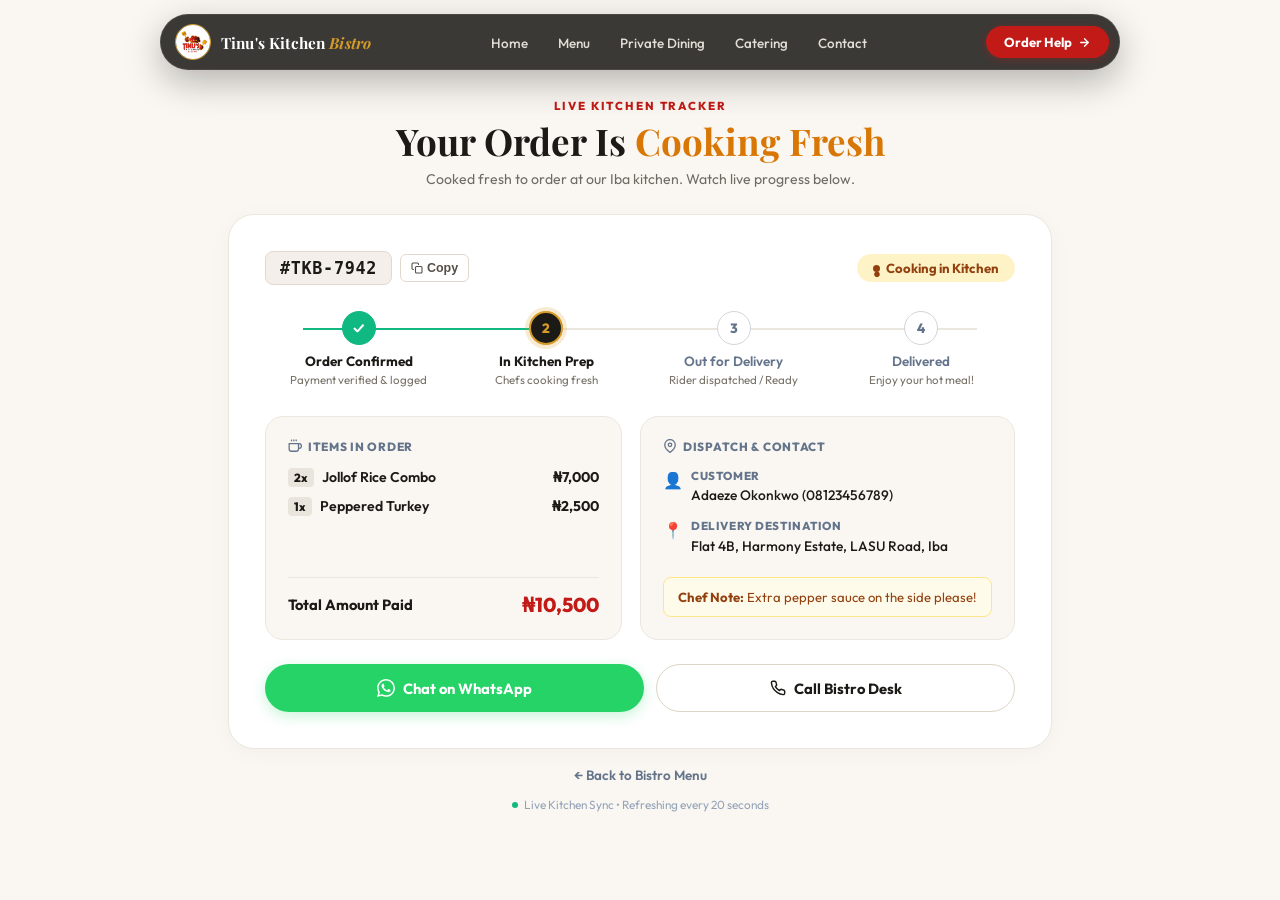
<file: tinuskitchen/order-status.html>
<!DOCTYPE html>
<html lang="en">

<head>
  <meta charset="UTF-8" />
  <meta name="viewport" content="width=device-width, initial-scale=1.0, maximum-scale=5.0" />
  <title>Track Your Order — Tinu's Kitchen Bistro</title>
  <meta name="description" content="Live kitchen tracker for Tinu's Kitchen Bistro orders in Iba, Lagos." />
  <link rel="preconnect" href="https://fonts.googleapis.com" />
  <link rel="preconnect" href="https://fonts.gstatic.com" crossorigin />
  <link
    href="https://fonts.googleapis.com/css2?family=Outfit:wght@400;500;600;700;800&family=Playfair+Display:ital,wght@0,600;0,700;1,600&display=swap"
    rel="stylesheet" />
  <style>
    /* ══════════════════════════════════════════════
       TINU'S KITCHEN BISTRO DESIGN TOKENS
       ══════════════════════════════════════════════ */
    :root {
      --bg-canvas: #FAF7F2;
      --card-white: #FFFFFF;
      --charcoal: #1C1A17;
      --graphite: #363432;
      --muted: #6E6B65;
      --muted-light: #94A3B8;
      --border-card: #ECE7DE;
      --border-subtle: #E2D9CC;
      --red: #C21B17;
      --red-hover: #A81613;
      --gold: #D49B28;
      --gold-amber: #D97706;
      --green-wa: #25D366;
      --green-wa-hover: #20BA5A;
      --font-body: 'Outfit', -apple-system, BlinkMacSystemFont, 'Segoe UI', Roboto, sans-serif;
      --font-serif: 'Playfair Display', Georgia, serif;
    }

    * {
      box-sizing: border-box;
      margin: 0;
      padding: 0;
    }

    body {
      background: var(--bg-canvas);
      color: var(--charcoal);
      font-family: var(--font-body);
      min-height: 100vh;
      display: flex;
      flex-direction: column;
      -webkit-font-smoothing: antialiased;
      padding-top: 86px;
      padding-bottom: 40px;
    }

    /* ══════════════════════════════════════════════
       DARK GOURMET FLOATING PILL NAVBAR
       ══════════════════════════════════════════════ */
    .nav-wrapper {
      position: fixed;
      top: 14px;
      left: 0;
      right: 0;
      z-index: 1000;
      padding: 0 16px;
      display: flex;
      justify-content: center;
      pointer-events: none;
    }

    .floating-nav {
      pointer-events: auto;
      max-width: 960px;
      width: 100%;
      height: 56px;
      border-radius: 999px;
      background: #3B3936;
      border: 1px solid rgba(255, 255, 255, 0.08);
      box-shadow: 0 12px 36px rgba(0, 0, 0, 0.28);
      display: flex;
      align-items: center;
      justify-content: space-between;
      padding: 6px 10px 6px 14px;
      backdrop-filter: blur(12px);
      -webkit-backdrop-filter: blur(12px);
    }

    .nav-brand-pill {
      display: flex;
      align-items: center;
      gap: 10px;
      text-decoration: none;
    }

    .nav-logo-badge {
      width: 36px;
      height: 36px;
      border-radius: 50%;
      border: 1.5px solid var(--gold);
      overflow: hidden;
      background: #FFFFFF;
      display: flex;
      align-items: center;
      justify-content: center;
      flex-shrink: 0;
    }

    .nav-logo-badge img {
      width: 100%;
      height: 100%;
      object-fit: cover;
      display: block;
    }

    .nav-brand-title {
      font-family: var(--font-serif);
      font-size: 0.96rem;
      font-weight: 700;
      color: #FFFFFF;
      white-space: nowrap;
      letter-spacing: 0.01em;
    }

    .nav-brand-title span {
      color: var(--gold);
      font-style: italic;
    }

    .nav-links-pill {
      display: flex;
      align-items: center;
      gap: 2px;
      list-style: none;
      margin: 0;
      padding: 0;
    }

    .nav-links-pill a {
      color: #E2DDD5;
      text-decoration: none;
      font-size: 0.84rem;
      font-weight: 500;
      padding: 6px 14px;
      border-radius: 50px;
      transition: all 0.2s ease;
    }

    .nav-links-pill a:hover {
      color: #FFFFFF;
      background: rgba(255, 255, 255, 0.08);
    }

    .nav-cta-pill {
      display: inline-flex;
      align-items: center;
      gap: 6px;
      background: var(--red);
      color: #FFFFFF;
      text-decoration: none;
      font-size: 0.82rem;
      font-weight: 700;
      padding: 8px 18px;
      border-radius: 999px;
      transition: all 0.2s ease;
      box-shadow: 0 2px 10px rgba(194, 27, 23, 0.3);
      white-space: nowrap;
    }

    .nav-cta-pill:hover {
      background: var(--red-hover);
      transform: translateY(-1px);
    }

    @media (max-width: 760px) {
      .nav-links-pill {
        display: none;
      }

      body {
        padding-top: 76px;
      }
    }

    /* ══════════════════════════════════════════════
       CENTERED HEADER SECTION (MATCHES SCREENSHOT)
       ══════════════════════════════════════════════ */
    .tracker-page-wrapper {
      flex: 1;
      max-width: 860px;
      width: 100%;
      margin: 0 auto;
      padding: 12px 18px 30px;
    }

    .tracker-header-box {
      text-align: center;
      margin-bottom: 24px;
    }

    .tracker-eyebrow {
      display: block;
      font-size: 0.72rem;
      font-weight: 800;
      text-transform: uppercase;
      letter-spacing: 0.16em;
      color: var(--red);
      margin-bottom: 6px;
    }

    .tracker-title {
      font-family: var(--font-serif);
      font-size: clamp(1.6rem, 3.4vw, 2.3rem);
      font-weight: 700;
      color: var(--charcoal);
      line-height: 1.2;
      margin-bottom: 6px;
    }

    .tracker-title span {
      color: var(--gold-amber);
    }

    .tracker-desc {
      font-size: 0.88rem;
      color: var(--muted);
      max-width: 520px;
      margin: 0 auto;
      line-height: 1.5;
    }

    /* ══════════════════════════════════════════════
       THE ELEVATED WHITE CARD CONTAINER
       ══════════════════════════════════════════════ */
    .tracker-card-main {
      background: var(--card-white);
      border: 1px solid var(--border-card);
      border-radius: 26px;
      box-shadow: 0 4px 24px rgba(0, 0, 0, 0.03);
      padding: clamp(20px, 3.8vw, 36px);
      margin-bottom: 18px;
    }

    /* Top Reference Bar */
    .tracker-top-bar {
      display: flex;
      flex-wrap: wrap;
      align-items: center;
      justify-content: space-between;
      gap: 12px;
      margin-bottom: 26px;
    }

    .ref-tag-box {
      display: flex;
      align-items: center;
      gap: 8px;
    }

    .ref-code {
      font-family: monospace;
      font-size: 1.05rem;
      font-weight: 800;
      color: var(--charcoal);
      background: #F4EFEA;
      padding: 6px 14px;
      border-radius: 8px;
      border: 1px solid var(--border-subtle);
      letter-spacing: 0.04em;
    }

    .btn-copy-code {
      background: transparent;
      border: 1px solid var(--border-subtle);
      border-radius: 6px;
      padding: 6px 10px;
      font-size: 0.78rem;
      font-weight: 600;
      color: #555047;
      cursor: pointer;
      display: inline-flex;
      align-items: center;
      gap: 4px;
      transition: all 0.15s ease;
    }

    .btn-copy-code:hover {
      background: #F4EFEA;
      color: var(--charcoal);
    }

    /* Status Pill Badges */
    .tracker-status-pill {
      display: inline-flex;
      align-items: center;
      gap: 6px;
      padding: 6px 16px;
      border-radius: 999px;
      font-size: 0.82rem;
      font-weight: 700;
      white-space: nowrap;
    }

    .tracker-status-pill.pending {
      background: #FEF3C7;
      color: #92400E;
    }

    .tracker-status-pill.preparing {
      background: #FEF3C7;
      color: #92400E;
    }

    .tracker-status-pill.ready {
      background: #EDE9FE;
      color: #5B21B6;
    }

    .tracker-status-pill.delivered {
      background: #D1FAE5;
      color: #065F46;
    }

    .tracker-status-pill.cancelled {
      background: #FEE2E2;
      color: #991B1B;
    }

    .pulse-dot {
      width: 7px;
      height: 7px;
      border-radius: 50%;
      background: currentColor;
    }

    /* ══════════════════════════════════════════════
       CLEAN STEPPER (MATCHES ATTACHED SCREENSHOT)
       ══════════════════════════════════════════════ */
    .stepper-block {
      margin-bottom: 28px;
    }

    .desktop-stepper-track {
      display: flex;
      align-items: flex-start;
      justify-content: space-between;
      position: relative;
    }

    /* Track Base Gray Line */
    .track-base-line {
      position: absolute;
      top: 17px;
      left: 38px;
      right: 38px;
      height: 2px;
      background: #ECE7DE;
      z-index: 1;
    }

    /* Track Active Green Segment */
    .track-active-line {
      position: absolute;
      top: 17px;
      left: 38px;
      height: 2px;
      background: #10B981;
      z-index: 2;
      transition: width 0.4s ease;
    }

    .step-station {
      position: relative;
      z-index: 3;
      display: flex;
      flex-direction: column;
      align-items: center;
      text-align: center;
      flex: 1;
      padding: 0 4px;
    }

    .step-badge-circle {
      width: 34px;
      height: 34px;
      border-radius: 50%;
      background: #FFFFFF;
      border: 1.5px solid #D1D5DB;
      color: #64748B;
      display: flex;
      align-items: center;
      justify-content: center;
      font-size: 0.84rem;
      font-weight: 800;
      margin-bottom: 8px;
      transition: all 0.25s ease;
    }

    /* Step 1 Done state: Green circle with white check */
    .step-station.done .step-badge-circle {
      background: #10B981;
      border-color: #10B981;
      color: #FFFFFF;
    }

    /* Step 2 In-Progress Active state: Dark circle with gold ring */
    .step-station.active .step-badge-circle {
      background: var(--charcoal);
      border: 2px solid var(--gold);
      color: var(--gold);
      box-shadow: 0 0 0 4px rgba(212, 155, 40, 0.2);
    }

    .step-station-title {
      font-size: 0.84rem;
      font-weight: 700;
      color: var(--charcoal);
      margin-bottom: 2px;
      line-height: 1.25;
    }

    .step-station.pending .step-station-title {
      color: #64748B;
      font-weight: 600;
    }

    .step-station-sub {
      font-size: 0.72rem;
      color: #787268;
      line-height: 1.35;
      max-width: 140px;
    }

    /* Mobile Vertical Stepper */
    .mobile-stepper-track {
      display: none;
      flex-direction: column;
      gap: 0;
    }

    .m-step-row {
      display: flex;
      align-items: flex-start;
      gap: 12px;
    }

    .m-step-indicator {
      display: flex;
      flex-direction: column;
      align-items: center;
      flex-shrink: 0;
    }

    .m-circle {
      width: 32px;
      height: 32px;
      border-radius: 50%;
      background: #FAF7F2;
      border: 1.5px solid #D1D5DB;
      color: #64748B;
      display: flex;
      align-items: center;
      justify-content: center;
      font-size: 0.8rem;
      font-weight: 800;
      z-index: 2;
    }

    .m-step-row.done .m-circle {
      background: #10B981;
      border-color: #10B981;
      color: #FFFFFF;
    }

    .m-step-row.active .m-circle {
      background: var(--charcoal);
      border: 2px solid var(--gold);
      color: var(--gold);
    }

    .m-line-connector {
      width: 2px;
      height: 28px;
      background: #ECE7DE;
      margin: 2px 0;
    }

    .m-step-row.done .m-line-connector {
      background: #10B981;
    }

    .m-step-content {
      padding-top: 4px;
      padding-bottom: 16px;
      flex: 1;
    }

    .m-title {
      font-size: 0.86rem;
      font-weight: 700;
      color: var(--charcoal);
      margin-bottom: 2px;
    }

    .m-step-row.pending .m-title {
      color: #64748B;
      font-weight: 600;
    }

    .m-desc {
      font-size: 0.74rem;
      color: #787268;
    }

    @media (max-width: 640px) {
      .desktop-stepper-track {
        display: none;
      }

      .mobile-stepper-track {
        display: flex;
      }
    }

    /* ══════════════════════════════════════════════
       TWO LIGHT BEIGE CARDS (SPLIT GRID)
       ══════════════════════════════════════════════ */
    .tracker-grid-split {
      display: grid;
      grid-template-columns: 1fr 1.05fr;
      gap: 18px;
      margin-bottom: 24px;
    }

    @media (max-width: 720px) {
      .tracker-grid-split {
        grid-template-columns: 1fr;
      }
    }

    .sub-section-box {
      background: #FAF7F2;
      border: 1px solid var(--border-card);
      border-radius: 18px;
      padding: clamp(16px, 3vw, 22px);
      display: flex;
      flex-direction: column;
      justify-content: space-between;
    }

    .box-title {
      font-size: 0.74rem;
      font-weight: 800;
      text-transform: uppercase;
      letter-spacing: 0.06em;
      color: #64748B;
      margin-bottom: 14px;
      display: flex;
      align-items: center;
      gap: 6px;
    }

    .item-dish-row {
      display: flex;
      align-items: center;
      justify-content: space-between;
      gap: 10px;
      margin-bottom: 10px;
      font-size: 0.88rem;
    }

    .item-dish-left {
      display: flex;
      align-items: center;
      gap: 8px;
      font-weight: 600;
      color: var(--charcoal);
    }

    .qty-tag {
      background: #EAE5DC;
      color: var(--charcoal);
      font-size: 0.74rem;
      font-weight: 800;
      padding: 2px 6px;
      border-radius: 4px;
    }

    .item-price {
      font-weight: 700;
      color: var(--charcoal);
      white-space: nowrap;
    }

    .grand-total-row {
      display: flex;
      align-items: center;
      justify-content: space-between;
      padding-top: 14px;
      margin-top: 10px;
      border-top: 1px solid #ECE7DE;
    }

    .grand-total-label {
      font-weight: 700;
      font-size: 0.92rem;
      color: var(--charcoal);
    }

    .grand-total-val {
      font-size: 1.25rem;
      font-weight: 800;
      color: var(--red);
    }

    /* Destination Metadata */
    .dest-line {
      display: flex;
      align-items: flex-start;
      gap: 8px;
      margin-bottom: 12px;
      font-size: 0.86rem;
      line-height: 1.45;
    }

    .dest-icon {
      font-size: 1rem;
      flex-shrink: 0;
      margin-top: 1px;
    }

    .dest-content strong {
      display: block;
      font-size: 0.72rem;
      font-weight: 800;
      text-transform: uppercase;
      letter-spacing: 0.05em;
      color: #64748B;
      margin-bottom: 2px;
    }

    .dest-content span {
      color: var(--charcoal);
      font-weight: 500;
    }

    .chef-note-card {
      background: #FFFBEB;
      border: 1px solid #FDE68A;
      border-radius: 8px;
      padding: 10px 14px;
      margin-top: 8px;
      font-size: 0.82rem;
      color: #92400E;
      line-height: 1.4;
    }

    /* ══════════════════════════════════════════════
       ACTION PILL BUTTONS (INSIDE THE WHITE CARD)
       ══════════════════════════════════════════════ */
    .tracker-actions-cluster {
      display: flex;
      flex-wrap: wrap;
      gap: 12px;
      margin-top: 6px;
    }

    .btn-tkb-whatsapp {
      flex: 1 1 220px;
      display: inline-flex;
      align-items: center;
      justify-content: center;
      gap: 8px;
      background: var(--green-wa);
      color: #FFFFFF;
      text-decoration: none;
      height: 48px;
      padding: 0 24px;
      border-radius: 999px;
      font-family: var(--font-body);
      font-size: 0.92rem;
      font-weight: 700;
      transition: all 0.2s ease;
      box-shadow: 0 4px 14px rgba(37, 211, 102, 0.25);
      border: none;
      cursor: pointer;
      text-align: center;
    }

    .btn-tkb-whatsapp:hover {
      background: var(--green-wa-hover);
      transform: translateY(-1px);
      box-shadow: 0 6px 18px rgba(37, 211, 102, 0.35);
    }

    .btn-tkb-whatsapp svg {
      width: 18px;
      height: 18px;
      fill: currentColor;
      flex-shrink: 0;
    }

    .btn-tkb-call {
      flex: 1 1 200px;
      display: inline-flex;
      align-items: center;
      justify-content: center;
      gap: 8px;
      background: #FFFFFF;
      border: 1.5px solid #DDD5C7;
      color: var(--charcoal);
      text-decoration: none;
      height: 48px;
      padding: 0 22px;
      border-radius: 999px;
      font-family: var(--font-body);
      font-size: 0.92rem;
      font-weight: 700;
      transition: all 0.2s ease;
      text-align: center;
    }

    .btn-tkb-call:hover {
      background: #FAF7F2;
      border-color: var(--charcoal);
      transform: translateY(-1px);
    }

    /* Back to menu link below card */
    .btn-tkb-back {
      display: block;
      text-align: center;
      margin: 16px auto 0;
      color: #64748B;
      text-decoration: none;
      font-size: 0.84rem;
      font-weight: 600;
      transition: color 0.2s ease;
    }

    .btn-tkb-back:hover {
      color: var(--charcoal);
    }

    /* Auto sync badge */
    .sync-badge-footer {
      display: flex;
      align-items: center;
      justify-content: center;
      gap: 6px;
      font-size: 0.74rem;
      color: #94A3B8;
      margin-top: 14px;
      text-align: center;
    }

    .radar-dot {
      width: 6px;
      height: 6px;
      border-radius: 50%;
      background: #10B981;
      animation: pulseDotAnim 1.8s infinite;
    }

    @keyframes pulseDotAnim {

      0%,
      100% {
        opacity: 1;
        transform: scale(1);
      }

      50% {
        opacity: 0.3;
        transform: scale(0.85);
      }
    }

    .toast-chip {
      position: fixed;
      bottom: 24px;
      left: 50%;
      transform: translateX(-50%) translateY(100px);
      background: var(--charcoal);
      color: #FFFFFF;
      padding: 9px 20px;
      border-radius: 50px;
      font-size: 0.82rem;
      font-weight: 600;
      box-shadow: 0 8px 24px rgba(0, 0, 0, 0.2);
      transition: transform 0.2s ease;
      z-index: 1000;
      pointer-events: none;
    }

    .toast-chip.show {
      transform: translateX(-50%) translateY(0);
    }
  </style>
</head>

<body>

  <!-- ═════════ DARK GOURMET FLOATING PILL NAVBAR ═════════ -->
  <header class="nav-wrapper" id="navWrapper">
    <nav id="navbar" class="floating-nav">
      <a class="nav-brand-pill" href="index.html">
        <div class="nav-logo-badge">
          <img src="images/tinu-s-kitchen-bistro.jpeg" alt="Tinu's Kitchen Bistro Logo" />
        </div>
        <span class="nav-brand-title">Tinu's Kitchen <span>Bistro</span></span>
      </a>

      <!-- Desktop links -->
      <ul class="nav-links-pill">
        <li><a href="index.html#hero">Home</a></li>
        <li><a href="index.html#menu">Menu</a></li>
        <li><a href="index.html#reservation">Private Dining</a></li>
        <li><a href="index.html#catering">Catering</a></li>
        <li><a href="index.html#location">Contact</a></li>
      </ul>

      <!-- Nav action button -->
      <a href="https://wa.me/2348162918036?text=Hi%20Tinu%27s%20Kitchen%20Bistro!%20%F0%9F%8D%9B%20I%27d%20like%20to%20check%20on%20my%20order."
        target="_blank" rel="noopener noreferrer" class="nav-cta-pill">
        <span>Order Help</span>
        <svg width="13" height="13" viewBox="0 0 24 24" fill="none" stroke="currentColor" stroke-width="2.5"
          stroke-linecap="round" stroke-linejoin="round">
          <path d="M5 12h14M12 5l7 7-7 7" />
        </svg>
      </a>
    </nav>
  </header>

  <!-- ═════════ MAIN TRACKER CONTENT ═════════ -->
  <main class="tracker-page-wrapper">
    <div class="tracker-header-box">
      <span class="tracker-eyebrow">LIVE KITCHEN TRACKER</span>
      <h1 class="tracker-title" id="pageTitle">Your Order Is <span id="heroStatusText">Cooking Fresh</span></h1>
      <p class="tracker-desc" id="pageSub">Cooked fresh to order at our Iba kitchen. Watch live progress below.</p>
    </div>

    <!-- MOUNT CONTAINER -->
    <div id="trackerMount">
      <div class="tracker-card-main" style="text-align:center;padding:50px 20px;">
        <div style="font-size:2rem;margin-bottom:8px;">🍲</div>
        <div style="font-weight:700;color:var(--charcoal);font-size:0.95rem;">Connecting to kitchen records...</div>
        <div style="font-size:0.8rem;color:var(--muted);margin-top:2px;">Retrieving your order milestones</div>
      </div>
    </div>

    <!-- Back to Bistro Menu Link -->
    <a href="index.html#menu" class="btn-tkb-back">
      <span>← Back to Bistro Menu</span>
    </a>

    <div class="sync-badge-footer">
      <span class="radar-dot"></span>
      <span>Live Kitchen Sync • Refreshing every 20 seconds</span>
    </div>
  </main>

  <div id="toastChip" class="toast-chip">Copied</div>

  <script>
    const TKB_PHONE = '2348162918036';

    const STEPS = [
      { key: 'confirmed', title: 'Order Confirmed', sub: 'Payment verified & logged' },
      { key: 'preparing', title: 'In Kitchen Prep', sub: 'Chefs cooking fresh' },
      { key: 'ready', title: 'Out for Delivery', sub: 'Rider dispatched / Ready' },
      { key: 'delivered', title: 'Delivered', sub: 'Enjoy your hot meal!' }
    ];

    const STATUS_MAP = {
      'pending': { idx: 0, label: 'Order Confirmed', pill: 'pending', hero: 'Order Confirmed' },
      'confirmed': { idx: 0, label: 'Order Confirmed', pill: 'pending', hero: 'Order Confirmed' },
      'preparing': { idx: 1, label: 'Cooking in Kitchen', pill: 'preparing', hero: 'Cooking Fresh' },
      'ready': { idx: 2, label: 'Out for Delivery', pill: 'ready', hero: 'On The Way' },
      'delivered': { idx: 3, label: 'Delivered Fresh', pill: 'delivered', hero: 'Delivered & Enjoy!' },
      'cancelled': { idx: -1, label: 'Order Cancelled', pill: 'cancelled', hero: 'Order Cancelled' }
    };

    function showToast(msg) {
      const t = document.getElementById('toastChip');
      if (!t) return;
      t.textContent = msg;
      t.classList.add('show');
      setTimeout(() => t.classList.remove('show'), 2400);
    }

    function copyRef(ref) {
      navigator.clipboard.writeText(ref).then(() => {
        showToast('✓ Order #' + ref + ' copied');
      }).catch(() => {
        showToast('Order #' + ref);
      });
    }

    function renderTracker(order) {
      const mount = document.getElementById('trackerMount');
      if (!mount) return;

      const rawStatus = (order.status || 'preparing').toLowerCase();
      const meta = STATUS_MAP[rawStatus] || STATUS_MAP['preparing'];
      const currentIdx = meta.idx;
      const isCancelled = rawStatus === 'cancelled';

      // Update hero headline status text
      const heroStatusEl = document.getElementById('heroStatusText');
      if (heroStatusEl) {
        heroStatusEl.textContent = meta.hero;
      }

      // Progress bar percentage (3 segments total between 4 stations: 0%, 33.3%, 66.6%, 100%)
      const progressPct = currentIdx >= 0 ? Math.min(100, (currentIdx / (STEPS.length - 1)) * 100) : 0;

      // Items parse
      let items = [];
      if (Array.isArray(order.items)) {
        items = order.items;
      } else if (typeof order.items === 'string') {
        try { items = JSON.parse(order.items); } catch (e) { items = []; }
      }

      if (items.length === 0) {
        items = [
          { name: 'Jollof Rice Combo', quantity: 2, price: 3500 },
          { name: 'Peppered Turkey', quantity: 1, price: 2500 }
        ];
      }

      const totalAmount = Number(order.total_amount != null ? order.total_amount : (order.amount || 0));
      const deliveryAddress = order.delivery_address || 'Walk-in Pickup at Bistro';
      const customerName = order.customer_name || 'Guest Diner';
      const customerPhone = order.customer_phone || order.phone || '';
      const notes = order.notes || '';
      const ref = order.reference || 'TKB-7942';

      mount.innerHTML = `
        <div class="tracker-card-main">
          <!-- TOP REFERENCE & STATUS PILL -->
          <div class="tracker-top-bar">
            <div class="ref-tag-box">
              <span class="ref-code">#${ref}</span>
              <button type="button" class="btn-copy-code" onclick="copyRef('${ref}')">
                <svg width="12" height="12" viewBox="0 0 24 24" fill="none" stroke="currentColor" stroke-width="2.2" stroke-linecap="round" stroke-linejoin="round">
                  <rect x="9" y="9" width="13" height="13" rx="2" ry="2"></rect>
                  <path d="M5 15H4a2 2 0 0 1-2-2V4a2 2 0 0 1 2-2h9a2 2 0 0 1 2 2v1"></path>
                </svg>
                <span>Copy</span>
              </button>
            </div>

            <div class="tracker-status-pill ${meta.pill}">
              <span class="pulse-dot">●</span>
              <span>${meta.label}</span>
            </div>
          </div>

          <!-- STEPPER SECTION -->
          <div class="stepper-block">
            ${isCancelled ? `
              <div style="background:#FEE2E2;border:1px solid #FECACA;border-radius:12px;padding:16px;text-align:center;color:#991B1B;">
                <div style="font-size:1.4rem;margin-bottom:4px;">⚠️</div>
                <strong style="font-size:0.95rem;">Order Cancelled</strong>
                <p style="font-size:0.8rem;margin-top:4px;line-height:1.5;">This order has been cancelled. Please WhatsApp our kitchen desk below for assistance.</p>
              </div>
            ` : `
              <!-- Desktop Stepper -->
              <div class="desktop-stepper-track">
                <div class="track-base-line"></div>
                <div class="track-active-line" style="width:${progressPct}%;"></div>

                ${STEPS.map((s, i) => {
        const isDone = i < currentIdx;
        const isActive = i === currentIdx;
        const cls = isDone ? 'done' : isActive ? 'active' : 'pending';
        const icon = isDone ? '✓' : (i + 1);

        return `
                    <div class="step-station ${cls}">
                      <div class="step-badge-circle">${icon}</div>
                      <div class="step-station-title">${s.title}</div>
                      <div class="step-station-sub">${s.sub}</div>
                    </div>
                  `;
      }).join('')}
              </div>

              <!-- Mobile Stepper -->
              <div class="mobile-stepper-track">
                ${STEPS.map((s, i) => {
        const isDone = i < currentIdx;
        const isActive = i === currentIdx;
        const cls = isDone ? 'done' : isActive ? 'active' : 'pending';
        const isLast = i === STEPS.length - 1;
        const icon = isDone ? '✓' : (i + 1);

        return `
                    <div class="m-step-row ${cls}">
                      <div class="m-step-indicator">
                        <div class="m-circle">${icon}</div>
                        ${!isLast ? '<div class="m-line-connector"></div>' : ''}
                      </div>
                      <div class="m-step-content">
                        <div class="m-title">${s.title}</div>
                        <div class="m-desc">${s.sub}</div>
                      </div>
                    </div>
                  `;
      }).join('')}
              </div>
            `}
          </div>

          <!-- SUMMARY & DESTINATION GRID (TWO BEIGE CARDS) -->
          <div class="tracker-grid-split">
            <!-- Left Card: ITEMS IN ORDER -->
            <div class="sub-section-box">
              <div>
                <div class="box-title">
                  <svg width="14" height="14" viewBox="0 0 24 24" fill="none" stroke="currentColor" stroke-width="2.2"><path d="M18 8h1a4 4 0 0 1 0 8h-1"></path><path d="M2 8h16v9a4 4 0 0 1-4 4H6a4 4 0 0 1-4-4V8z"></path><line x1="6" y1="1" x2="6" y2="4"></line><line x1="10" y1="1" x2="10" y2="4"></line><line x1="14" y1="1" x2="14" y2="4"></line></svg>
                  <span>ITEMS IN ORDER</span>
                </div>

                <div>
                  ${items.map(it => {
        const qty = it.quantity || it.qty || 1;
        const price = Number(it.price || 0);
        return `
                      <div class="item-dish-row">
                        <div class="item-dish-left">
                          <span class="qty-tag">${qty}x</span>
                          <span>${it.name || 'Bistro Dish'}</span>
                        </div>
                        <div class="item-price">₦${(price * qty).toLocaleString()}</div>
                      </div>
                    `;
      }).join('')}
                </div>
              </div>

              <div class="grand-total-row">
                <span class="grand-total-label">Total Amount Paid</span>
                <span class="grand-total-val">₦${totalAmount.toLocaleString()}</span>
              </div>
            </div>

            <!-- Right Card: DISPATCH & CONTACT -->
            <div class="sub-section-box">
              <div>
                <div class="box-title">
                  <svg width="14" height="14" viewBox="0 0 24 24" fill="none" stroke="currentColor" stroke-width="2.2"><path d="M21 10c0 7-9 13-9 13s-9-6-9-13a9 9 0 0 1 18 0z"></path><circle cx="12" cy="10" r="3"></circle></svg>
                  <span>DISPATCH &amp; CONTACT</span>
                </div>

                <div class="dest-line">
                  <span class="dest-icon">👤</span>
                  <div class="dest-content">
                    <strong>CUSTOMER</strong>
                    <span>${customerName} ${customerPhone ? `(${customerPhone})` : ''}</span>
                  </div>
                </div>

                <div class="dest-line">
                  <span class="dest-icon">📍</span>
                  <div class="dest-content">
                    <strong>DELIVERY DESTINATION</strong>
                    <span>${deliveryAddress}</span>
                  </div>
                </div>
              </div>

              ${notes ? `
                <div class="chef-note-card">
                  <strong>Chef Note:</strong> ${notes}
                </div>
              ` : ''}
            </div>
          </div>

          <!-- ACTION BUTTONS (INSIDE WHITE CARD) -->
          <div class="tracker-actions-cluster">
            <a href="https://wa.me/${TKB_PHONE}?text=${encodeURIComponent(`Hi Tinu's Kitchen Bistro! I'm checking on my order #${ref}.`)}" 
               target="_blank" rel="noopener noreferrer" class="btn-tkb-whatsapp">
              <svg viewBox="0 0 24 24">
                <path d="M17.472 14.382c-.297-.149-1.758-.867-2.03-.967-.273-.099-.471-.148-.67.15-.197.297-.767.966-.94 1.164-.173.199-.347.223-.644.075-.297-.15-1.255-.463-2.39-1.475-.883-.788-1.48-1.761-1.653-2.059-.173-.297-.018-.458.13-.606.134-.133.298-.347.446-.52.149-.174.198-.298.298-.497.099-.198.05-.371-.025-.52-.075-.149-.669-1.612-.916-2.207-.242-.579-.487-.5-.669-.51-.173-.008-.371-.01-.57-.01-.198 0-.52.074-.792.372-.272.297-1.04 1.016-1.04 2.479 0 1.462 1.065 2.875 1.213 3.074.149.198 2.096 3.2 5.077 4.487.709.306 1.262.489 1.694.625.712.227 1.36.195 1.871.118.571-.085 1.758-.719 2.006-1.413.248-.694.248-1.289.173-1.413-.074-.124-.272-.198-.57-.347m-5.421 7.403h-.004a9.87 9.87 0 0 1-5.031-1.378l-.361-.214-3.741.982.998-3.648-.235-.374a9.86 9.86 0 0 1-1.51-5.26c.001-5.45 4.436-9.884 9.888-9.884 2.64 0 5.122 1.03 6.988 2.898a9.825 9.825 0 0 1 2.893 6.994c-.003 5.45-4.437 9.884-9.885 9.884m8.413-18.297A11.815 11.815 0 0 0 12.05 0C5.495 0 .16 5.335.157 11.892c0 2.096.547 4.142 1.588 5.945L.057 24l6.305-1.654a11.882 11.882 0 0 0 5.683 1.448h.005c6.554 0 11.89-5.335 11.893-11.893a11.821 11.821 0 0 0-3.48-8.413z"/>
              </svg>
              <span>Chat on WhatsApp</span>
            </a>

            <a href="tel:+2348162918036" class="btn-tkb-call">
              <svg width="16" height="16" viewBox="0 0 24 24" fill="none" stroke="currentColor" stroke-width="2.2" stroke-linecap="round" stroke-linejoin="round">
                <path d="M22 16.92v3a2 2 0 01-2.18 2 19.79 19.79 0 01-8.63-3.07A19.5 19.5 0 012.12 4.18 2 2 0 014.11 2h3a2 2 0 012 1.72c.127.96.361 1.903.7 2.81a2 2 0 01-.45 2.11L8.09 9.91a16 16 0 006 6l1.27-1.27a2 2 0 012.11-.45c.907.339 1.85.573 2.81.7A2 2 0 0122 16.92z" />
              </svg>
              <span>Call Bistro Desk</span>
            </a>
          </div>
        </div>
      `;
    }

    const DEMO_STATUS_ORDER = {
      reference: 'TKB-7942',
      status: 'preparing',
      created_at: new Date(Date.now() - 14 * 60000).toISOString(),
      customer_name: 'Adaeze Okonkwo',
      phone: '08123456789',
      delivery_address: 'Flat 4B, Harmony Estate, LASU Road, Iba',
      amount: 10500,
      payment_status: 'paid',
      notes: 'Extra pepper sauce on the side please!',
      items: [
        { name: 'Jollof Rice Combo', quantity: 2, price: 3500 },
        { name: 'Peppered Turkey', quantity: 1, price: 2500 }
      ]
    };

    async function loadOrderStatus() {
      const params = new URLSearchParams(window.location.search);
      let ref = params.get('ref') || params.get('code') || '';

      if (!ref || ref.toUpperCase() === 'DEMO') {
        renderTracker(DEMO_STATUS_ORDER);
        return;
      }

      ref = ref.trim().replace(/^#/, '').replace(/[–—]/g, '-').trim();

      // 1. Query live database via Netlify Function first for most up-to-date kitchen status
      try {
        const res = await fetch(`/.netlify/functions/order-status?reference=${encodeURIComponent(ref)}`);
        if (res.ok) {
          const data = await res.json();
          if (data && data.order) {
            renderTracker(data.order);
            // Sync to local storage
            try {
              const localOrders = JSON.parse(localStorage.getItem('tkb_orders') || '[]');
              const idx = localOrders.findIndex(o => o.reference === ref || o.id === data.order.id);
              if (idx !== -1) {
                localOrders[idx] = { ...localOrders[idx], ...data.order };
                localStorage.setItem('tkb_orders', JSON.stringify(localOrders));
              }
            } catch (e) { }
            return;
          }
        }
      } catch (err) {
        console.warn('Live tracker fetch offline / fallback:', err);
      }

      // 2. Check localStorage if offline or freshly placed on this browser
      let localOrder = null;
      try {
        const localOrders = JSON.parse(localStorage.getItem('tkb_orders') || '[]');
        localOrder = localOrders.find(o => o.reference === ref || (o.id && o.id.includes(ref)));
        if (!localOrder) {
          const last = JSON.parse(localStorage.getItem('tkb_last_order') || 'null');
          if (last && (last.reference === ref || (last.id && last.id.includes(ref)))) {
            localOrder = last;
          }
        }
      } catch (e) { }

      if (localOrder) {
        renderTracker(localOrder);
      } else {
        const mount = document.getElementById('trackerMount');
        if (mount) {
          mount.innerHTML = `
            <div class="tracker-card-main" style="text-align:center;padding:48px 24px;">
              <div style="font-size:3rem;margin-bottom:12px;">🔍</div>
              <h3 style="font-family:var(--font-serif);font-size:1.4rem;color:var(--charcoal);margin-bottom:8px;">Order #${ref} Not Found</h3>
              <p style="font-size:0.88rem;color:var(--muted);max-width:440px;margin:0 auto 20px;line-height:1.5;">
                We couldn't locate this order code in our active kitchen board. Please double check the reference from your payment receipt or message us on WhatsApp.
              </p>
              <div style="display:flex;gap:12px;justify-content:center;flex-wrap:wrap;">
                <a href="index.html" class="btn-back-home" style="text-decoration:none;">← Return Home</a>
                <a href="https://wa.me/2348162918036?text=Hi%20Chef%20Tinu!%20I'm%20trying%20to%20track%20order%20${encodeURIComponent(ref)}" target="_blank" class="btn-chat-rider" style="text-decoration:none;">Chat on WhatsApp</a>
              </div>
            </div>
          `;
        }
      }
    }

    window.addEventListener('DOMContentLoaded', () => {
      loadOrderStatus();
      setInterval(loadOrderStatus, 20000);
    });
  </script>
</body>

</html>
</file>
